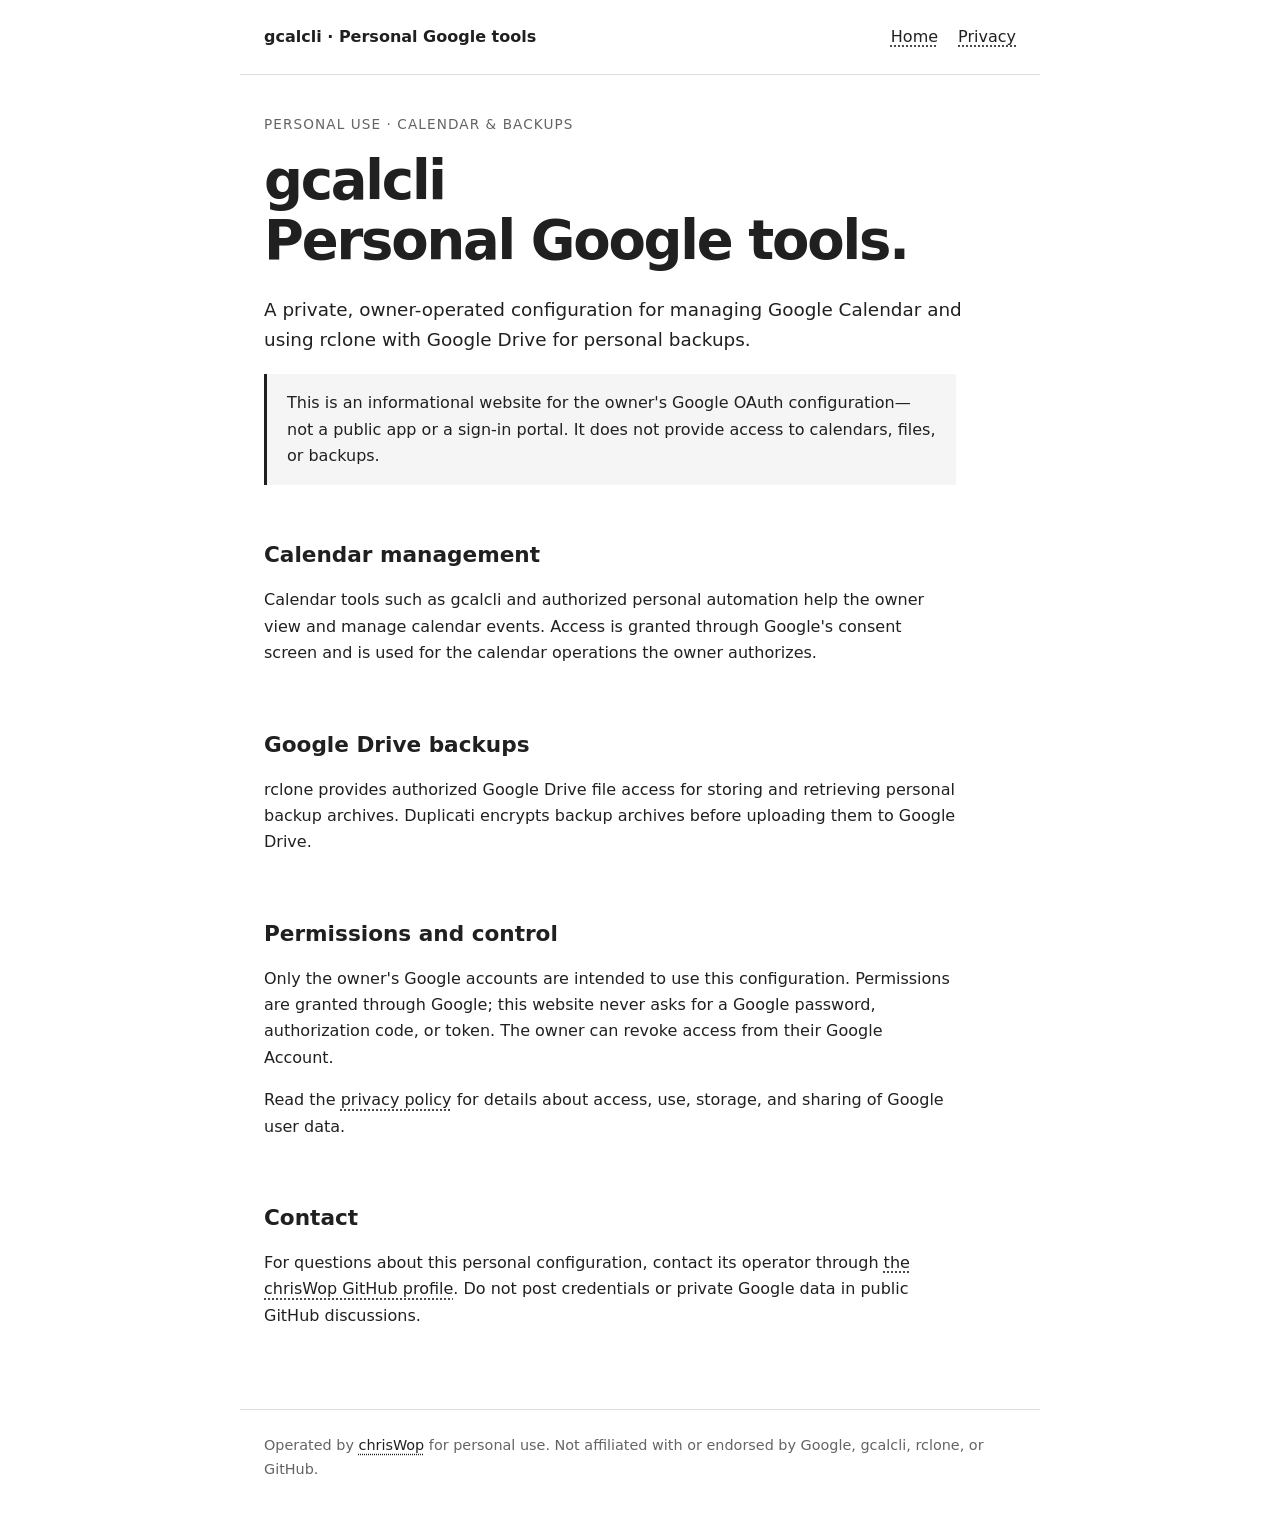
<file: index.html>
<!doctype html><html lang="en"><head><meta charset="utf-8"><meta name="viewport" content="width=device-width, initial-scale=1"><meta name="referrer" content="strict-origin-when-cross-origin"><link rel="stylesheet" href="styles.css"><title>gcalcli — Personal Google tools</title><meta name="description" content="Personal Google Calendar tools and rclone Google Drive backups operated by chrisWop."><meta name="google-site-verification" content="tgxlf40RQDquy4X5dlhX5QgYcpN8erWf1UfTOOgwBpo" /></head><body><header><a class="brand" href="./">gcalcli · Personal Google tools</a><nav aria-label="Main navigation"><a href="./">Home</a><a href="privacy.html">Privacy</a></nav></header><main><p class="eyebrow">Personal use · Calendar &amp; backups</p><h1>gcalcli<br>Personal Google tools.</h1><p class="intro">A private, owner-operated configuration for managing Google Calendar and using rclone with Google Drive for personal backups.</p><p class="note">This is an informational website for the owner's Google OAuth configuration—not a public app or a sign-in portal. It does not provide access to calendars, files, or backups.</p><section><h2>Calendar management</h2><p>Calendar tools such as gcalcli and authorized personal automation help the owner view and manage calendar events. Access is granted through Google's consent screen and is used for the calendar operations the owner authorizes.</p></section><section><h2>Google Drive backups</h2><p>rclone provides authorized Google Drive file access for storing and retrieving personal backup archives. Duplicati encrypts backup archives before uploading them to Google Drive.</p></section><section><h2>Permissions and control</h2><p>Only the owner's Google accounts are intended to use this configuration. Permissions are granted through Google; this website never asks for a Google password, authorization code, or token. The owner can revoke access from their Google Account.</p><p>Read the <a href="privacy.html">privacy policy</a> for details about access, use, storage, and sharing of Google user data.</p></section><section><h2>Contact</h2><p>For questions about this personal configuration, contact its operator through <a href="https://github.com/chrisWop">the chrisWop GitHub profile</a>. Do not post credentials or private Google data in public GitHub discussions.</p></section></main><footer>Operated by <a href="https://github.com/chrisWop">chrisWop</a> for personal use. Not affiliated with or endorsed by Google, gcalcli, rclone, or GitHub.</footer></body></html>
</file>
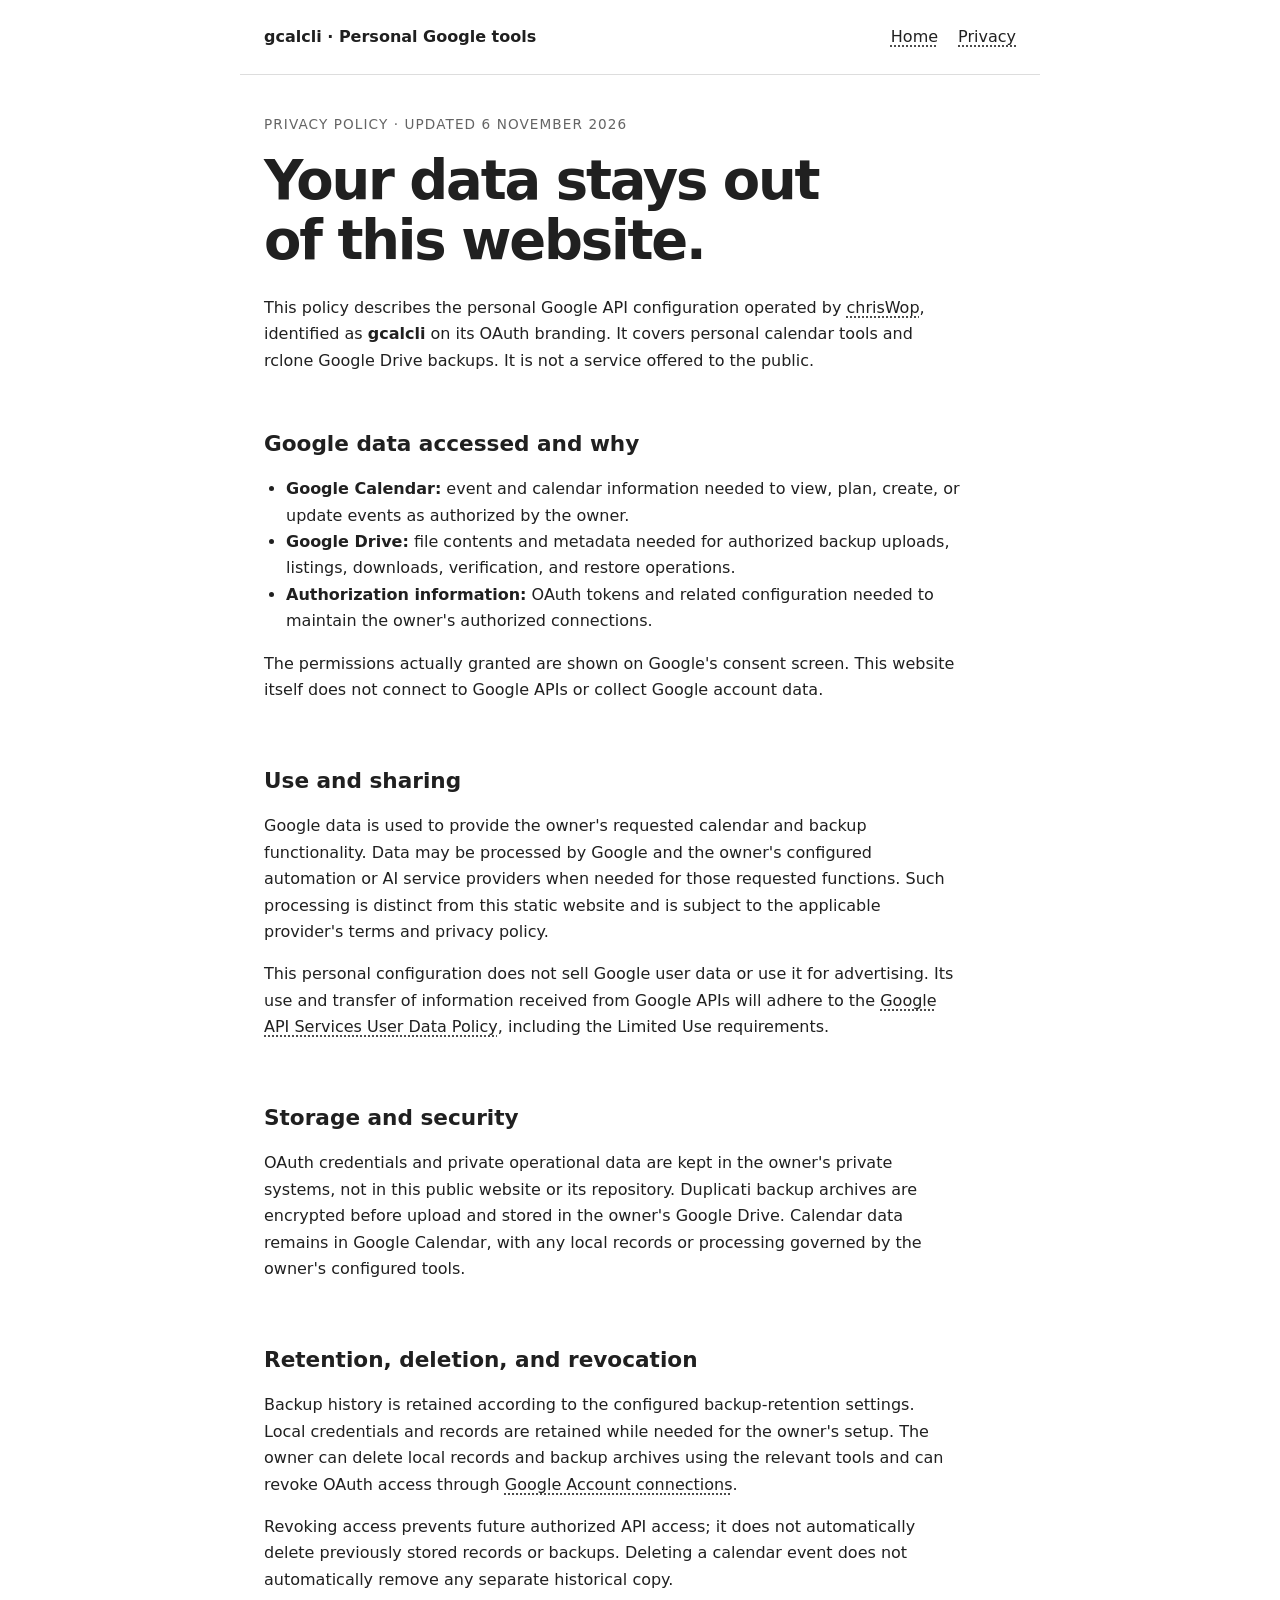
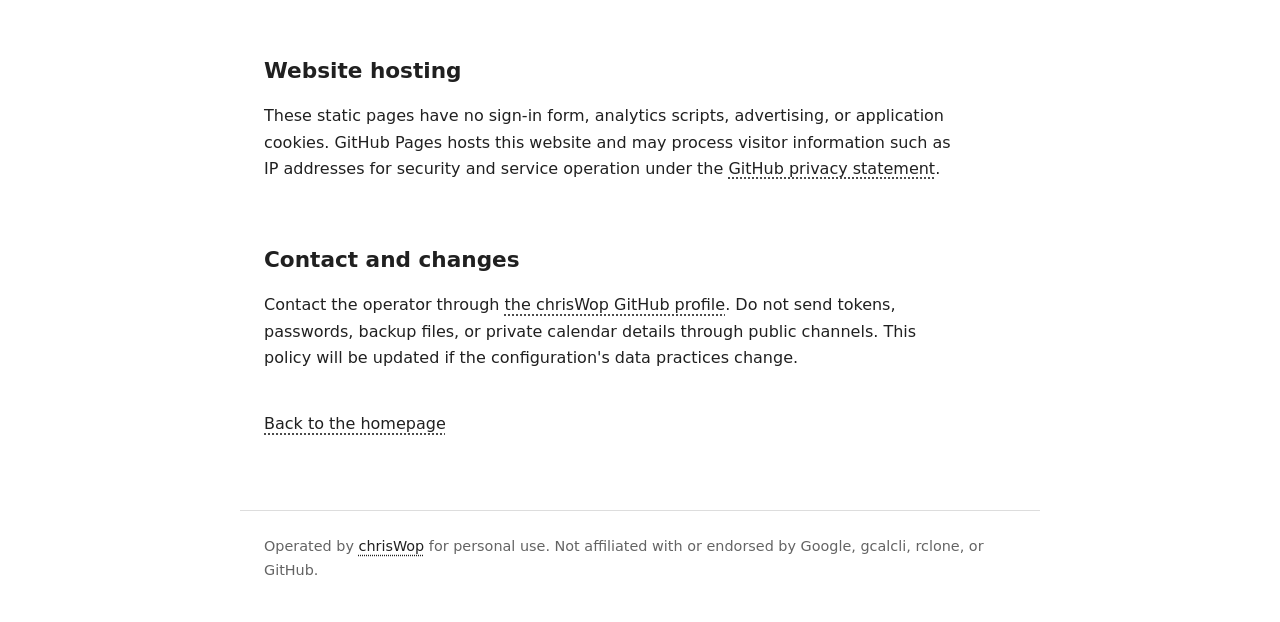
<file: privacy.html>
<!doctype html><html lang="en"><head><meta charset="utf-8"><meta name="viewport" content="width=device-width, initial-scale=1"><meta name="referrer" content="strict-origin-when-cross-origin"><link rel="stylesheet" href="styles.css"><title>Privacy policy — gcalcli Personal Google tools</title><meta name="description" content="Privacy information for chrisWop's personal Google Calendar and rclone Google Drive configuration."></head><body><header><a class="brand" href="./">gcalcli · Personal Google tools</a><nav aria-label="Main navigation"><a href="./">Home</a><a href="privacy.html">Privacy</a></nav></header><main><p class="eyebrow">Privacy policy · Updated 6 November 2026</p><h1>Your data stays out<br>of this website.</h1><p>This policy describes the personal Google API configuration operated by <a href="https://github.com/chrisWop">chrisWop</a>, identified as <strong>gcalcli</strong> on its OAuth branding. It covers personal calendar tools and rclone Google Drive backups. It is not a service offered to the public.</p><section><h2>Google data accessed and why</h2><ul><li><strong>Google Calendar:</strong> event and calendar information needed to view, plan, create, or update events as authorized by the owner.</li><li><strong>Google Drive:</strong> file contents and metadata needed for authorized backup uploads, listings, downloads, verification, and restore operations.</li><li><strong>Authorization information:</strong> OAuth tokens and related configuration needed to maintain the owner's authorized connections.</li></ul><p>The permissions actually granted are shown on Google's consent screen. This website itself does not connect to Google APIs or collect Google account data.</p></section><section><h2>Use and sharing</h2><p>Google data is used to provide the owner's requested calendar and backup functionality. Data may be processed by Google and the owner's configured automation or AI service providers when needed for those requested functions. Such processing is distinct from this static website and is subject to the applicable provider's terms and privacy policy.</p><p>This personal configuration does not sell Google user data or use it for advertising. Its use and transfer of information received from Google APIs will adhere to the <a href="https://developers.google.com/terms/api-services-user-data-policy">Google API Services User Data Policy</a>, including the Limited Use requirements.</p></section><section><h2>Storage and security</h2><p>OAuth credentials and private operational data are kept in the owner's private systems, not in this public website or its repository. Duplicati backup archives are encrypted before upload and stored in the owner's Google Drive. Calendar data remains in Google Calendar, with any local records or processing governed by the owner's configured tools.</p></section><section><h2>Retention, deletion, and revocation</h2><p>Backup history is retained according to the configured backup-retention settings. Local credentials and records are retained while needed for the owner's setup. The owner can delete local records and backup archives using the relevant tools and can revoke OAuth access through <a href="https://myaccount.google.com/connections">Google Account connections</a>.</p><p>Revoking access prevents future authorized API access; it does not automatically delete previously stored records or backups. Deleting a calendar event does not automatically remove any separate historical copy.</p></section><section><h2>Website hosting</h2><p>These static pages have no sign-in form, analytics scripts, advertising, or application cookies. GitHub Pages hosts this website and may process visitor information such as IP addresses for security and service operation under the <a href="https://docs.github.com/en/site-policy/privacy-policies/github-general-privacy-statement">GitHub privacy statement</a>.</p></section><section><h2>Contact and changes</h2><p>Contact the operator through <a href="https://github.com/chrisWop">the chrisWop GitHub profile</a>. Do not send tokens, passwords, backup files, or private calendar details through public channels. This policy will be updated if the configuration's data practices change.</p></section><p><a href="./">Back to the homepage</a></p></main><footer>Operated by <a href="https://github.com/chrisWop">chrisWop</a> for personal use. Not affiliated with or endorsed by Google, gcalcli, rclone, or GitHub.</footer></body></html>
</file>
<file: styles.css>
*{box-sizing:border-box}html{color-scheme:light}body{margin:0;background:#fff;color:#202020;font-family:system-ui,-apple-system,"Segoe UI",sans-serif;line-height:1.65}header,main,footer{max-width:800px;margin:auto;padding:24px}header{display:flex;gap:24px;justify-content:space-between;align-items:center;border-bottom:1px solid #ddd}nav{display:flex;gap:20px}a{color:#202020;text-decoration:underline dotted;text-underline-offset:4px}a:hover,a:focus-visible{color:#ad290b;text-decoration-style:solid}a:focus-visible{outline:2px solid #ad290b;outline-offset:5px}.brand{font-weight:650;text-decoration:none}.eyebrow{font-size:.85rem;letter-spacing:.08em;text-transform:uppercase;color:#646464}h1{font-size:clamp(2rem,7vw,3.4rem);line-height:1.1;letter-spacing:-.04em;margin:16px 0 24px}h2{font-size:1.35rem;line-height:1.3;margin-top:32px}p,li{max-width:68ch}section{padding:8px 0}.intro{font-size:1.15rem}.note{padding:16px 20px;background:#f5f5f5;border-left:3px solid #202020}.muted,footer{color:#646464;font-size:.9rem}footer{border-top:1px solid #ddd;margin-top:32px;padding-bottom:40px}ul{padding-left:22px}@media(max-width:480px){header{align-items:flex-start;flex-direction:column;gap:12px}header,main,footer{padding-left:20px;padding-right:20px}}
</file>
